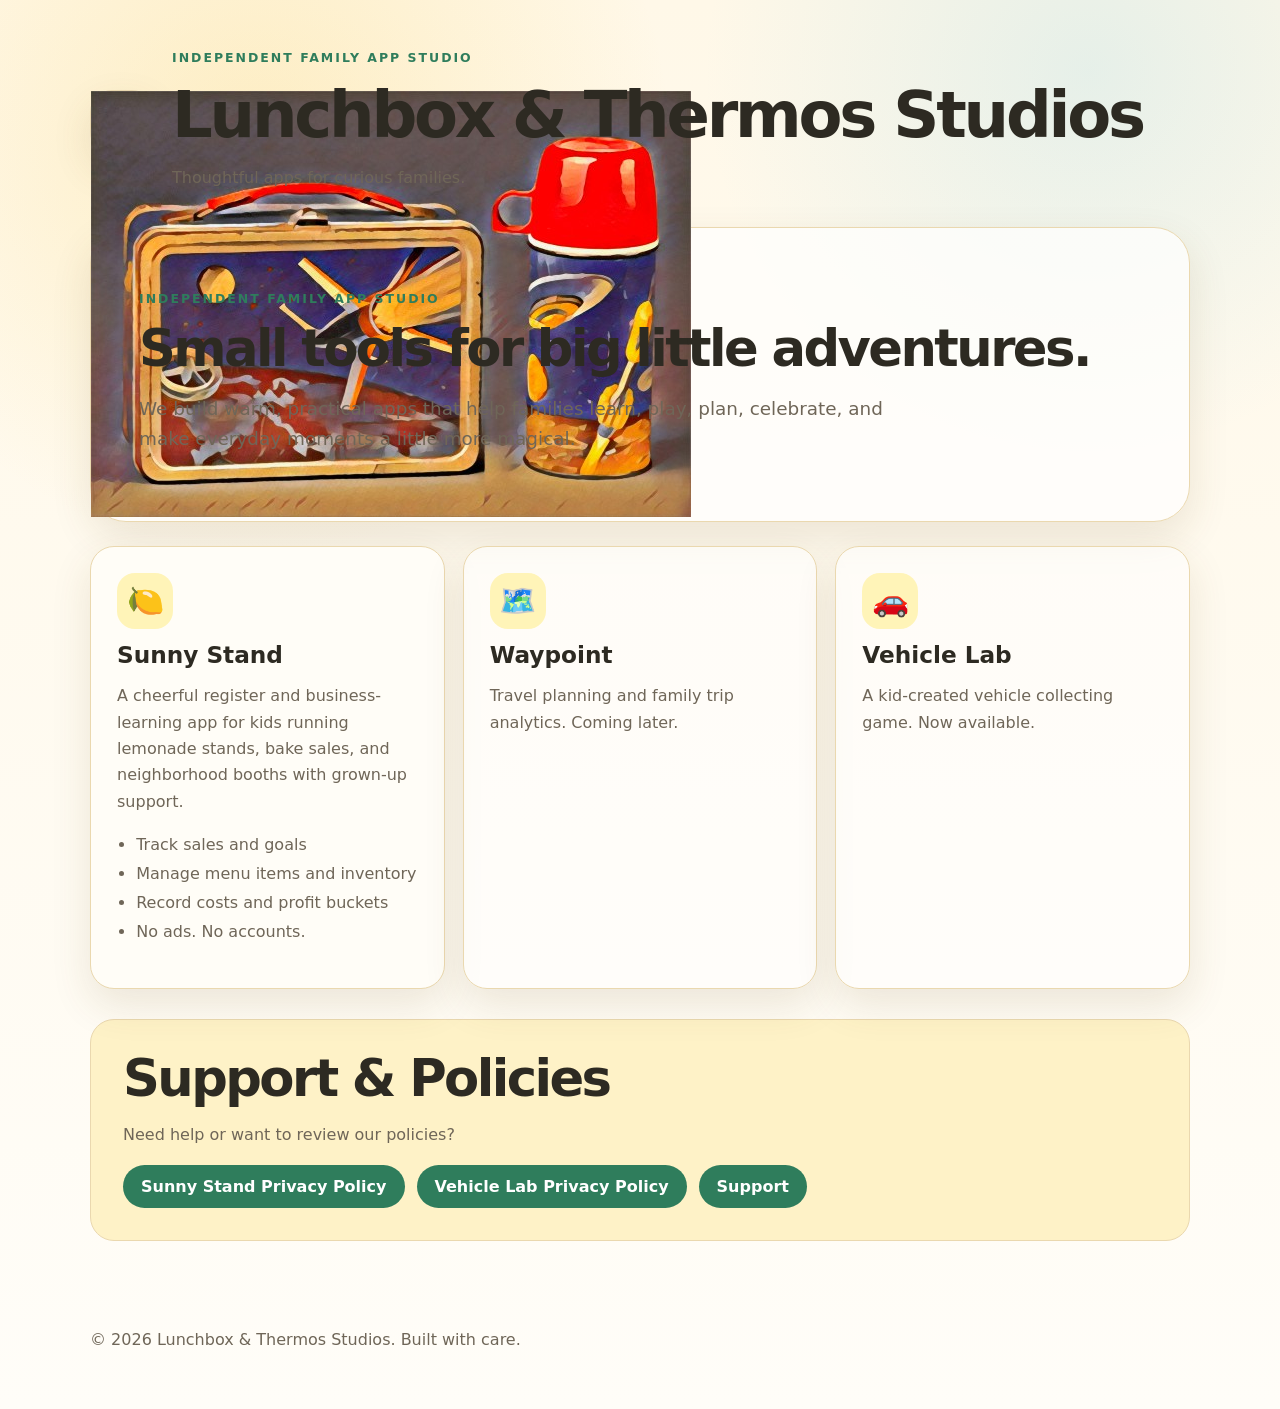
<file: index.html>
<!doctype html>
<html lang="en">
<head>
  <meta charset="utf-8" />
  <meta name="viewport" content="width=device-width, initial-scale=1" />
  <title>Lunchbox & Thermos Studios</title>
  <meta name="description" content="Thoughtful apps for curious families, playful projects, and everyday adventures." />
  <link rel="stylesheet" href="styles.css" />
</head>
<body>
  <header class="site-header">
    <a href="index.html" class="brand-mark" aria-label="Lunchbox & Thermos Studios">
      <img src="assets/logo.jpg" alt="Lunchbox & Thermos Studios logo">
    </a>

    <div class="brand-copy">
      <p class="eyebrow">Independent Family App Studio</p>
      <h1>Lunchbox &amp; Thermos Studios</h1>
      <p class="tagline">
        Thoughtful apps for curious families.
      </p>
    </div>
  </header>

  <main>
    <section class="hero">
      <p class="eyebrow">Independent family app studio</p>
      <h2>Small tools for big little adventures.</h2>
      <p>We build warm, practical apps that help families learn, play, plan, celebrate, and make everyday moments a little more magical.</p>
    </section>

    <section class="card-grid" aria-label="Apps">
      <article class="card featured">
        <div class="app-icon">🍋</div>
        <h3>Sunny Stand</h3>
        <p>A cheerful register and business-learning app for kids running lemonade stands, bake sales, and neighborhood booths with grown-up support.</p>
        <ul>
          <li>Track sales and goals</li>
          <li>Manage menu items and inventory</li>
          <li>Record costs and profit buckets</li>
          <li>No ads. No accounts.</li>
        </ul>
      </article>

      <article class="card muted">
        <div class="app-icon">🗺️</div>
        <h3>Waypoint</h3>
        <p>Travel planning and family trip analytics. Coming later.</p>
      </article>

      <article class="card muted">
        <div class="app-icon">🚗</div>
        <h3>Vehicle Lab</h3>
        <p>A kid-created vehicle collecting game. Now available.</p>
      </article>
    </section>

    <section class="policy-links">
      <h2>Support & Policies</h2>
      <p>Need help or want to review our policies?</p>
      <div class="button-row">
        <a href="privacy.html">Sunny Stand Privacy Policy</a>
         <a href="vehicle-lab-privacy.html">Vehicle Lab Privacy Policy</a>
        <a href="support.html">Support</a>
      </div>
    </section>
  </main>

  <footer>
    <p>© <span id="year"></span> Lunchbox & Thermos Studios. Built with care.</p>
  </footer>
  <script>document.getElementById('year').textContent = new Date().getFullYear();</script>
</body>
</html>
</file>
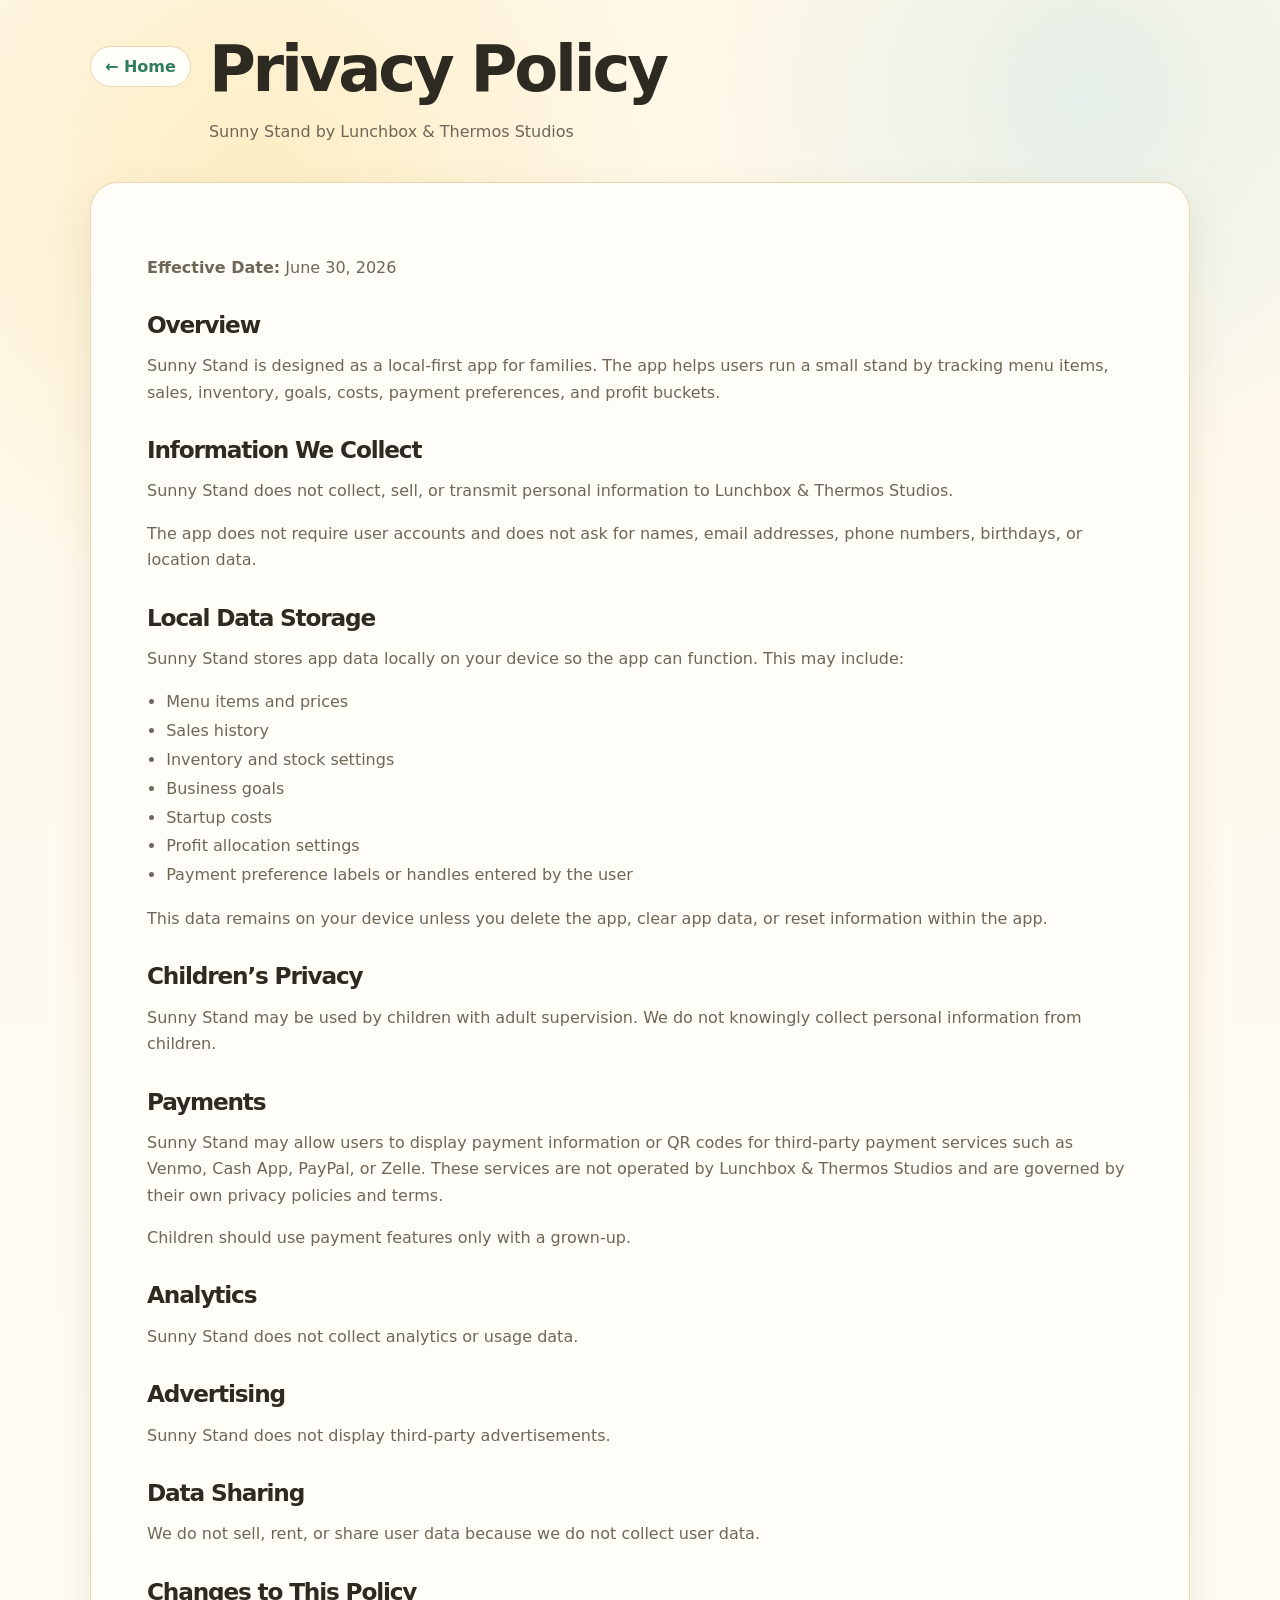
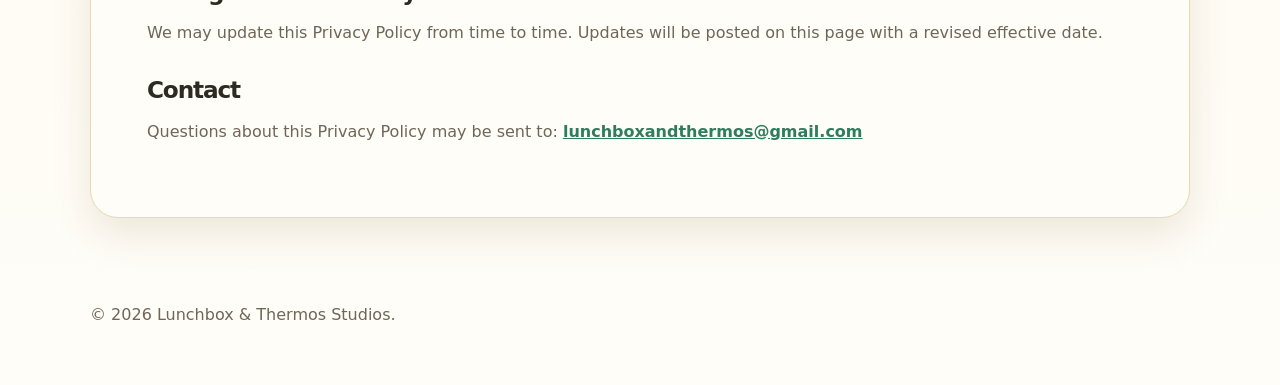
<file: privacy.html>
<!doctype html>
<html lang="en">
<head>
  <meta charset="utf-8" />
  <meta name="viewport" content="width=device-width, initial-scale=1" />
  <title>Privacy Policy | Lunchbox & Thermos Studios</title>
  <link rel="stylesheet" href="styles.css" />
</head>
<body>
  <header class="site-header compact">
    <a class="back-link" href="index.html">← Home</a>
    <div>
      <h1>Privacy Policy</h1>
      <p>Sunny Stand by Lunchbox & Thermos Studios</p>
    </div>
  </header>

  <main class="document">
    <p><strong>Effective Date:</strong> June 30, 2026</p>

    <h2>Overview</h2>
    <p>Sunny Stand is designed as a local-first app for families. The app helps users run a small stand by tracking menu items, sales, inventory, goals, costs, payment preferences, and profit buckets.</p>

    <h2>Information We Collect</h2>
    <p>Sunny Stand does not collect, sell, or transmit personal information to Lunchbox & Thermos Studios.</p>
    <p>The app does not require user accounts and does not ask for names, email addresses, phone numbers, birthdays, or location data.</p>

    <h2>Local Data Storage</h2>
    <p>Sunny Stand stores app data locally on your device so the app can function. This may include:</p>
    <ul>
      <li>Menu items and prices</li>
      <li>Sales history</li>
      <li>Inventory and stock settings</li>
      <li>Business goals</li>
      <li>Startup costs</li>
      <li>Profit allocation settings</li>
      <li>Payment preference labels or handles entered by the user</li>
    </ul>
    <p>This data remains on your device unless you delete the app, clear app data, or reset information within the app.</p>

    <h2>Children’s Privacy</h2>
    <p>Sunny Stand may be used by children with adult supervision. We do not knowingly collect personal information from children.</p>

    <h2>Payments</h2>
    <p>Sunny Stand may allow users to display payment information or QR codes for third-party payment services such as Venmo, Cash App, PayPal, or Zelle. These services are not operated by Lunchbox & Thermos Studios and are governed by their own privacy policies and terms.</p>
    <p>Children should use payment features only with a grown-up.</p>

    <h2>Analytics</h2>
    <p>Sunny Stand does not collect analytics or usage data.</p>

    <h2>Advertising</h2>
    <p>Sunny Stand does not display third-party advertisements.</p>

    <h2>Data Sharing</h2>
    <p>We do not sell, rent, or share user data because we do not collect user data.</p>

    <h2>Changes to This Policy</h2>
    <p>We may update this Privacy Policy from time to time. Updates will be posted on this page with a revised effective date.</p>

    <h2>Contact</h2>
    <p>Questions about this Privacy Policy may be sent to: <a href="mailto:lunchboxandthermos@gmail.com">lunchboxandthermos@gmail.com</a></p>
  </main>

  <footer>
    <p>© <span id="year"></span> Lunchbox & Thermos Studios.</p>
  </footer>
  <script>document.getElementById('year').textContent = new Date().getFullYear();</script>
</body>
</html>
</file>
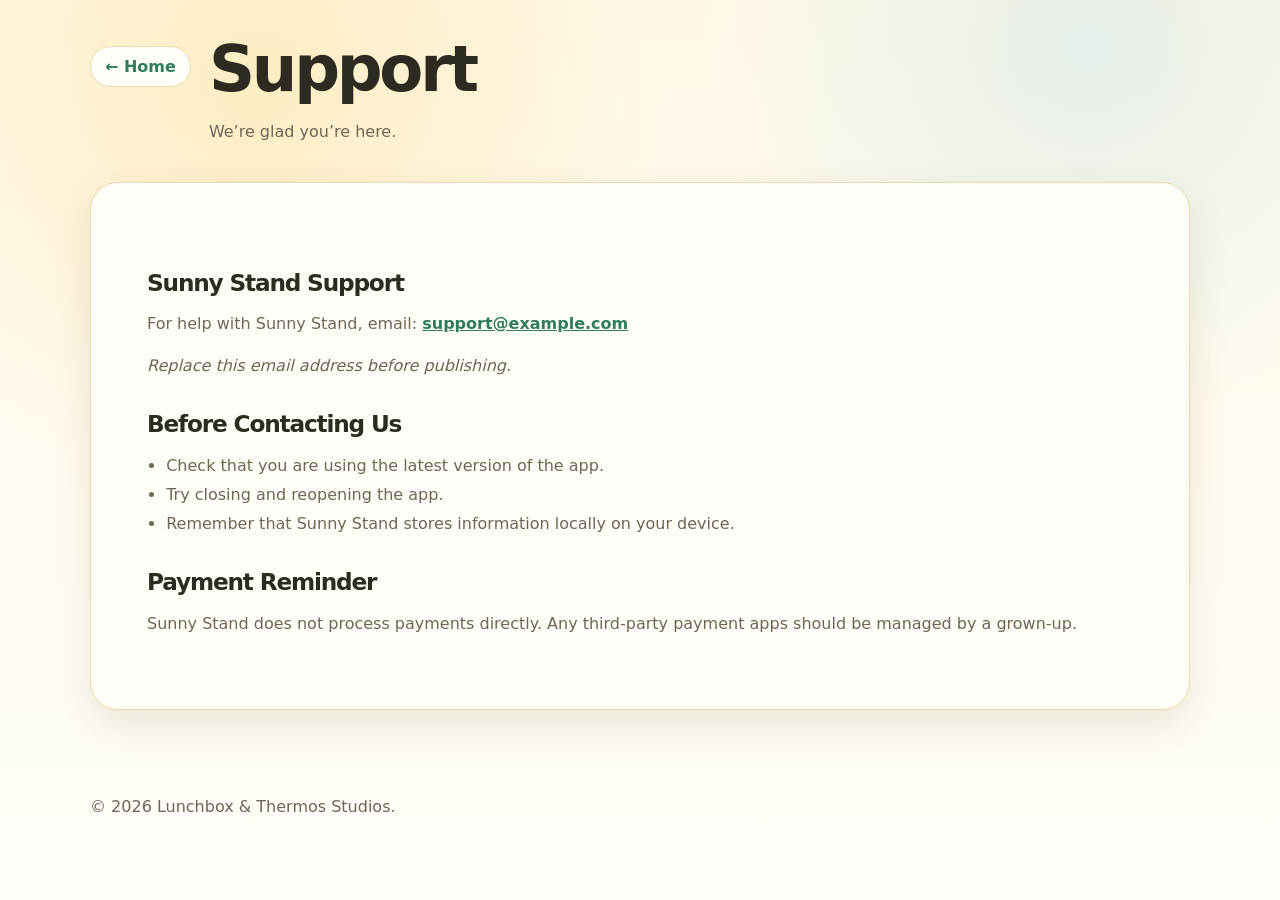
<file: support.html>
<!doctype html>
<html lang="en">
<head>
  <meta charset="utf-8" />
  <meta name="viewport" content="width=device-width, initial-scale=1" />
  <title>Support | Lunchbox & Thermos Studios</title>
  <link rel="stylesheet" href="styles.css" />
</head>
<body>
  <header class="site-header compact">
    <a class="back-link" href="index.html">← Home</a>
    <div>
      <h1>Support</h1>
      <p>We’re glad you’re here.</p>
    </div>
  </header>

  <main class="document">
    <h2>Sunny Stand Support</h2>
    <p>For help with Sunny Stand, email: <a href="mailto:support@example.com">support@example.com</a></p>
    <p><em>Replace this email address before publishing.</em></p>

    <h2>Before Contacting Us</h2>
    <ul>
      <li>Check that you are using the latest version of the app.</li>
      <li>Try closing and reopening the app.</li>
      <li>Remember that Sunny Stand stores information locally on your device.</li>
    </ul>

    <h2>Payment Reminder</h2>
    <p>Sunny Stand does not process payments directly. Any third-party payment apps should be managed by a grown-up.</p>
  </main>

  <footer>
    <p>© <span id="year"></span> Lunchbox & Thermos Studios.</p>
  </footer>
  <script>document.getElementById('year').textContent = new Date().getFullYear();</script>
</body>
</html>
</file>
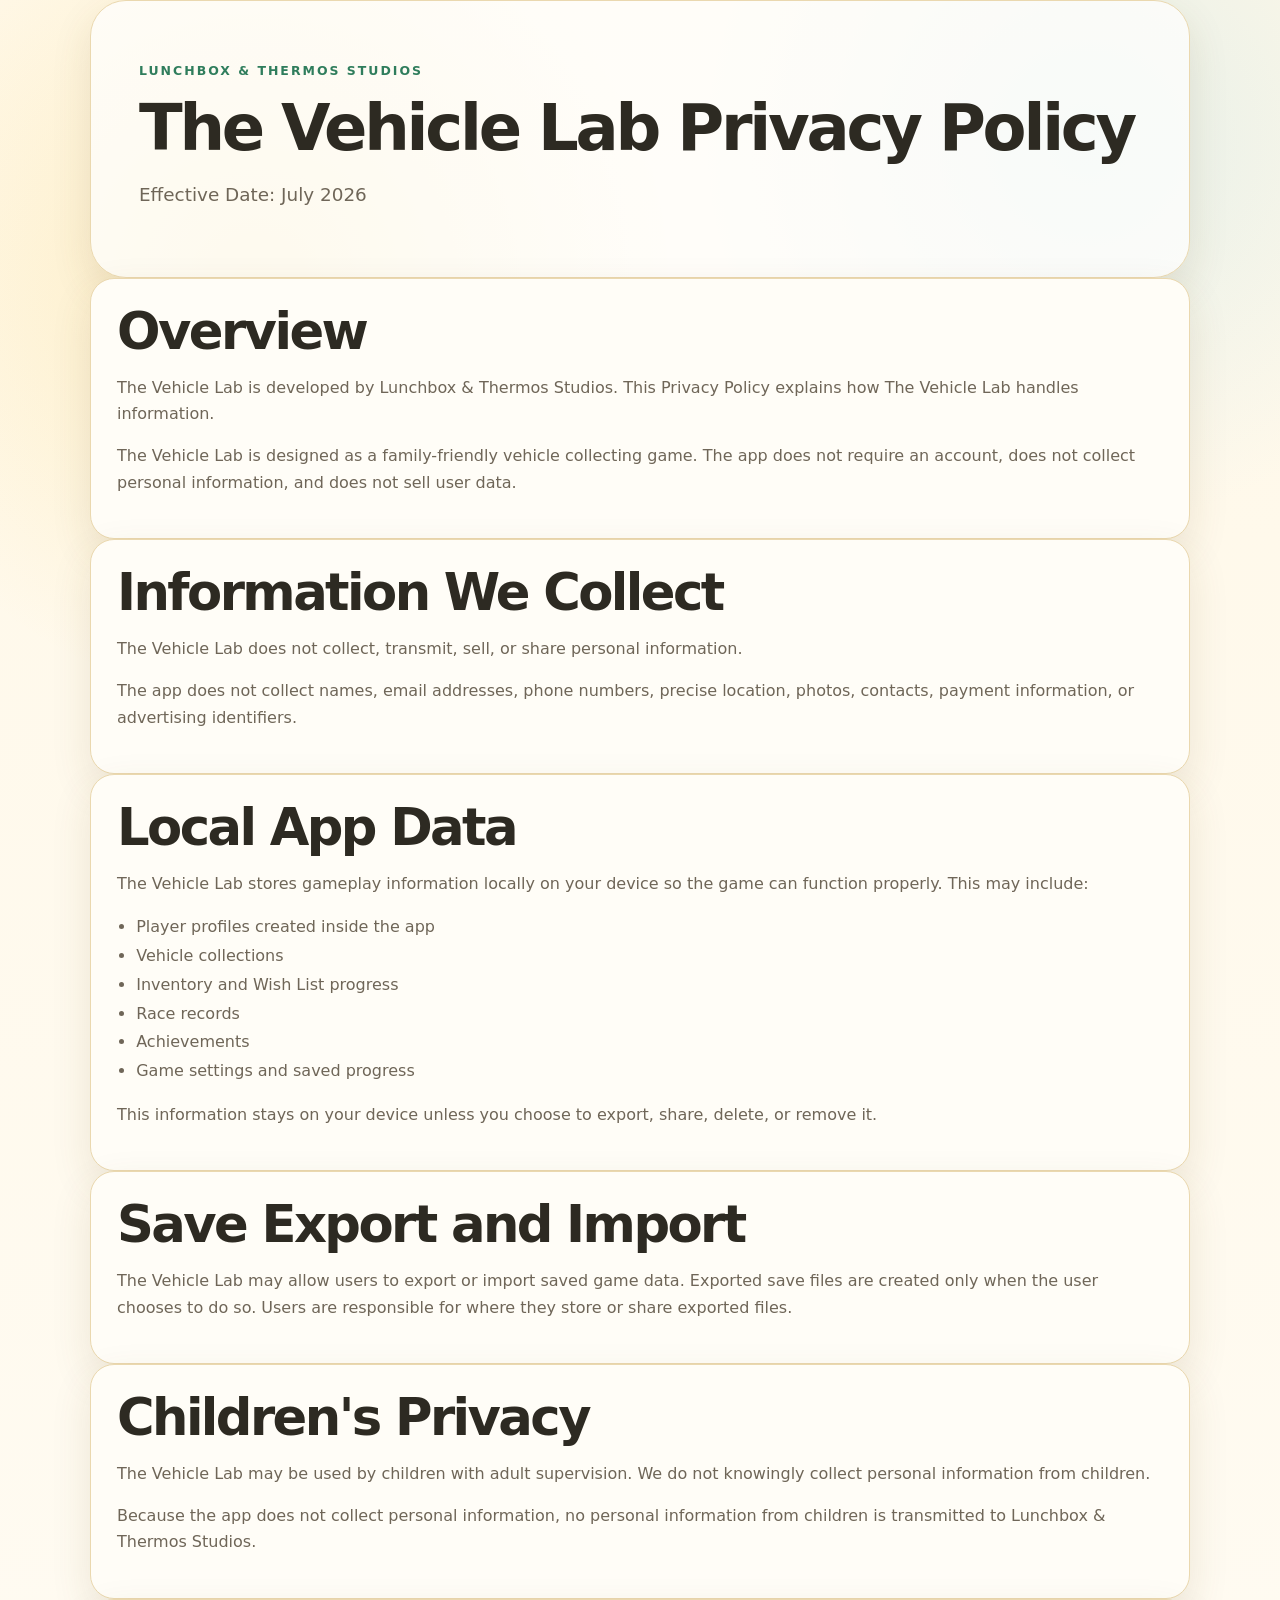
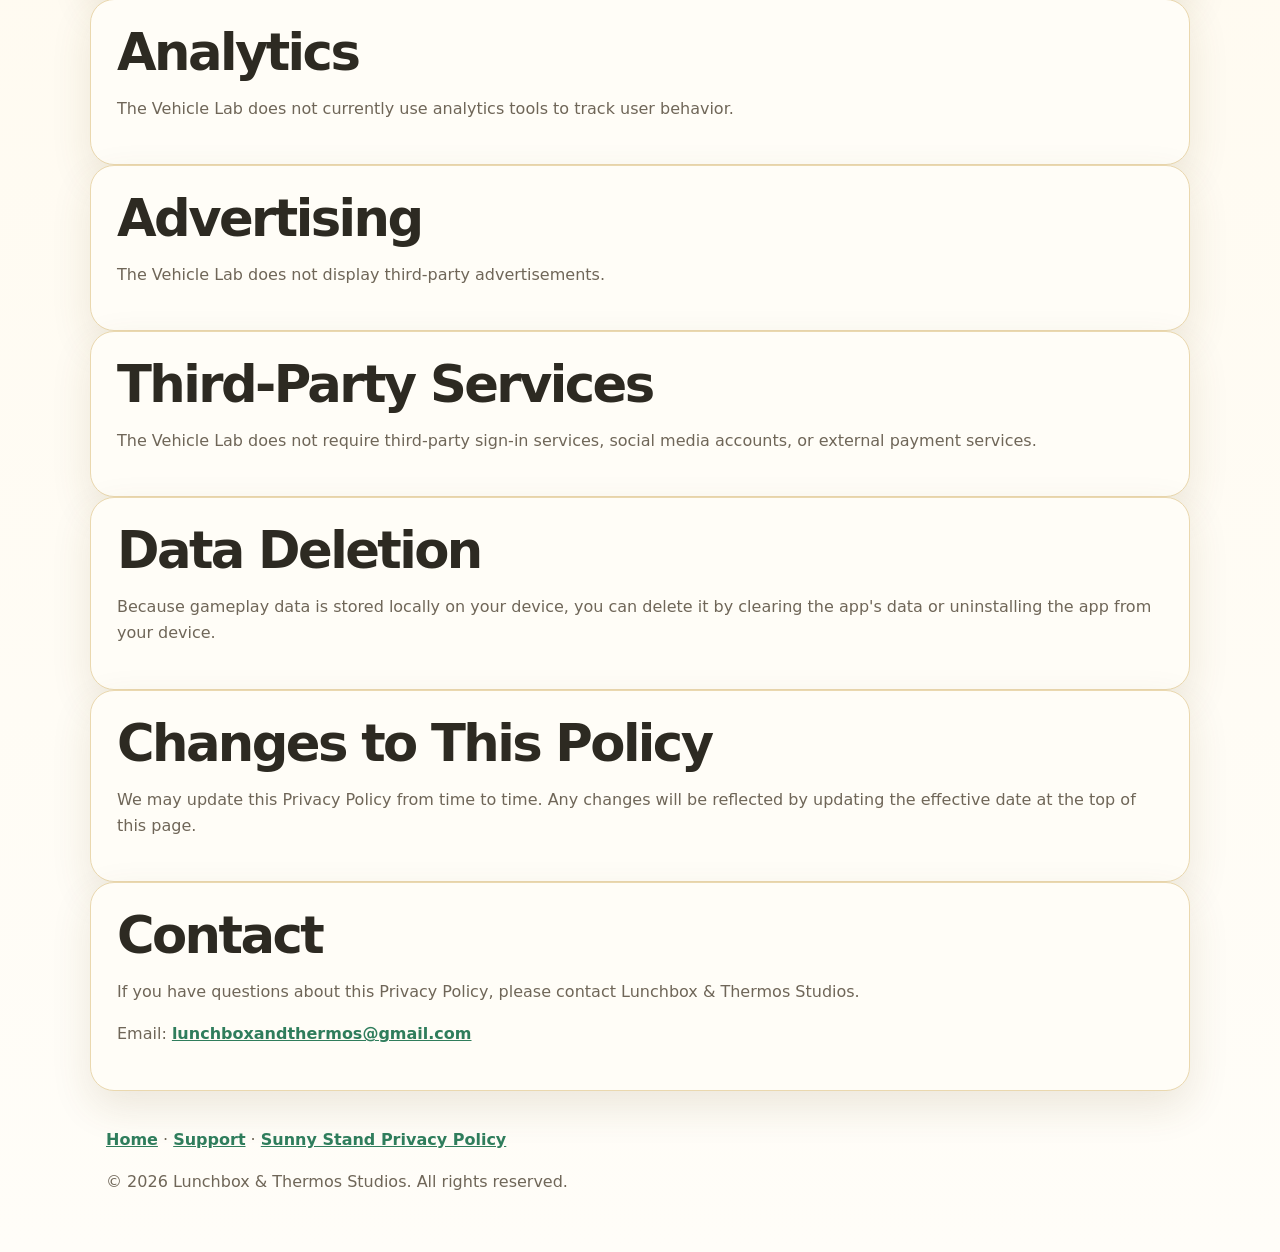
<file: vehicle-lab-privacy.html>
<!DOCTYPE html>
<html lang="en">
<head>
  <meta charset="UTF-8" />
  <meta name="viewport" content="width=device-width, initial-scale=1.0" />
  <title>The Vehicle Lab Privacy Policy | Lunchbox & Thermos Studios</title>
  <link rel="stylesheet" href="styles.css" />
</head>
<body>
  <main class="page">
    <section class="hero">
      <p class="eyebrow">Lunchbox &amp; Thermos Studios</p>
      <h1>The Vehicle Lab Privacy Policy</h1>
      <p class="lede">Effective Date: July 2026</p>
    </section>

    <section class="card">
      <h2>Overview</h2>
      <p>
        The Vehicle Lab is developed by Lunchbox &amp; Thermos Studios. This Privacy Policy explains how The Vehicle Lab handles information.
      </p>
      <p>
        The Vehicle Lab is designed as a family-friendly vehicle collecting game. The app does not require an account, does not collect personal information, and does not sell user data.
      </p>
    </section>

    <section class="card">
      <h2>Information We Collect</h2>
      <p>
        The Vehicle Lab does not collect, transmit, sell, or share personal information.
      </p>
      <p>
        The app does not collect names, email addresses, phone numbers, precise location, photos, contacts, payment information, or advertising identifiers.
      </p>
    </section>

    <section class="card">
      <h2>Local App Data</h2>
      <p>
        The Vehicle Lab stores gameplay information locally on your device so the game can function properly. This may include:
      </p>
      <ul>
        <li>Player profiles created inside the app</li>
        <li>Vehicle collections</li>
        <li>Inventory and Wish List progress</li>
        <li>Race records</li>
        <li>Achievements</li>
        <li>Game settings and saved progress</li>
      </ul>
      <p>
        This information stays on your device unless you choose to export, share, delete, or remove it.
      </p>
    </section>

    <section class="card">
      <h2>Save Export and Import</h2>
      <p>
        The Vehicle Lab may allow users to export or import saved game data. Exported save files are created only when the user chooses to do so. Users are responsible for where they store or share exported files.
      </p>
    </section>

    <section class="card">
      <h2>Children's Privacy</h2>
      <p>
        The Vehicle Lab may be used by children with adult supervision. We do not knowingly collect personal information from children.
      </p>
      <p>
        Because the app does not collect personal information, no personal information from children is transmitted to Lunchbox &amp; Thermos Studios.
      </p>
    </section>

    <section class="card">
      <h2>Analytics</h2>
      <p>
        The Vehicle Lab does not currently use analytics tools to track user behavior.
      </p>
    </section>

    <section class="card">
      <h2>Advertising</h2>
      <p>
        The Vehicle Lab does not display third-party advertisements.
      </p>
    </section>

    <section class="card">
      <h2>Third-Party Services</h2>
      <p>
        The Vehicle Lab does not require third-party sign-in services, social media accounts, or external payment services.
      </p>
    </section>

    <section class="card">
      <h2>Data Deletion</h2>
      <p>
        Because gameplay data is stored locally on your device, you can delete it by clearing the app's data or uninstalling the app from your device.
      </p>
    </section>

    <section class="card">
      <h2>Changes to This Policy</h2>
      <p>
        We may update this Privacy Policy from time to time. Any changes will be reflected by updating the effective date at the top of this page.
      </p>
    </section>

    <section class="card">
      <h2>Contact</h2>
      <p>
        If you have questions about this Privacy Policy, please contact Lunchbox &amp; Thermos Studios.
      </p>
      <p>
        Email: <a href="lunchboxandthermos@gmail.com">lunchboxandthermos@gmail.com</a>
      </p>
    </section>

    <footer class="footer">
      <p>
        <a href="index.html">Home</a> ·
        <a href="support.html">Support</a> ·
        <a href="privacy.html">Sunny Stand Privacy Policy</a>
      </p>
      <p>&copy; 2026 Lunchbox &amp; Thermos Studios. All rights reserved.</p>
    </footer>
  </main>
</body>
</html>
</file>
<file: styles.css>
:root {
  --cream: #fff8e8;
  --paper: #fffdf7;
  --ink: #2d2a22;
  --muted: #6f6658;
  --lemon: #f7c948;
  --green: #2f7d5c;
  --sky: #8ed1e8;
  --peach: #f8b88b;
  --border: #ead8af;
  --shadow: 0 16px 40px rgba(97, 73, 28, 0.12);
  --radius: 24px;
  font-family: Inter, ui-sans-serif, system-ui, -apple-system, BlinkMacSystemFont, "Segoe UI", sans-serif;
}

* { box-sizing: border-box; }
body {
  margin: 0;
  color: var(--ink);
  background:
    radial-gradient(circle at 20% 10%, rgba(247, 201, 72, .24), transparent 26rem),
    radial-gradient(circle at 85% 5%, rgba(142, 209, 232, .22), transparent 24rem),
    linear-gradient(180deg, var(--cream), #fffdf8);
  min-height: 100vh;
}

.site-header, main, footer { width: min(1100px, calc(100% - 32px)); margin: 0 auto; }
.site-header { display: flex; gap: 18px; align-items: center; padding: 36px 0 20px; }
.site-header.compact { align-items: flex-start; }
.brand-mark { width: 64px; height: 64px; border-radius: 22px; display: grid; place-items: center; font-size: 34px; background: var(--paper); box-shadow: var(--shadow); border: 1px solid var(--border); }
h1, h2, h3 { margin: 0; line-height: 1.05; }
h1 { font-size: clamp(2rem, 5vw, 4rem); letter-spacing: -0.05em; }
h2 { font-size: clamp(2rem, 4vw, 3.75rem); letter-spacing: -0.05em; }
h3 { font-size: 1.45rem; }
p { line-height: 1.65; color: var(--muted); }

.hero { padding: 48px; background: rgba(255,255,255,.72); border: 1px solid var(--border); border-radius: 36px; box-shadow: var(--shadow); }
.hero p:last-child { font-size: 1.15rem; max-width: 760px; }
.eyebrow { color: var(--green); text-transform: uppercase; letter-spacing: .16em; font-weight: 800; font-size: .78rem; }
.card-grid { display: grid; grid-template-columns: repeat(3, 1fr); gap: 18px; margin: 24px 0; }
.card { background: var(--paper); border: 1px solid var(--border); border-radius: var(--radius); padding: 26px; box-shadow: var(--shadow); }
.card.featured { grid-column: span 1; }
.card.muted { background: rgba(255,255,255,.58); }
.app-icon { width: 56px; height: 56px; border-radius: 18px; display: grid; place-items: center; background: #fff4b8; font-size: 30px; margin-bottom: 14px; }
ul { color: var(--muted); line-height: 1.8; padding-left: 1.2rem; }
.policy-links { margin: 30px 0 50px; padding: 32px; border-radius: var(--radius); background: #fef2c7; border: 1px solid var(--border); }
.button-row { display: flex; gap: 12px; flex-wrap: wrap; }
a { color: var(--green); font-weight: 750; }
.button-row a { text-decoration: none; background: var(--green); color: white; padding: 12px 18px; border-radius: 999px; }
.back-link { margin-top: 10px; text-decoration: none; background: var(--paper); border: 1px solid var(--border); padding: 10px 14px; border-radius: 999px; }
.document { background: var(--paper); border: 1px solid var(--border); border-radius: 28px; padding: clamp(24px, 5vw, 56px); box-shadow: var(--shadow); margin-bottom: 48px; }
.document h2 { font-size: 1.45rem; margin-top: 2rem; }
footer { padding: 20px 0 40px; }

@media (max-width: 800px) {
  .site-header { align-items: flex-start; }
  .card-grid { grid-template-columns: 1fr; }
  .hero { padding: 28px; }
}
</file>
